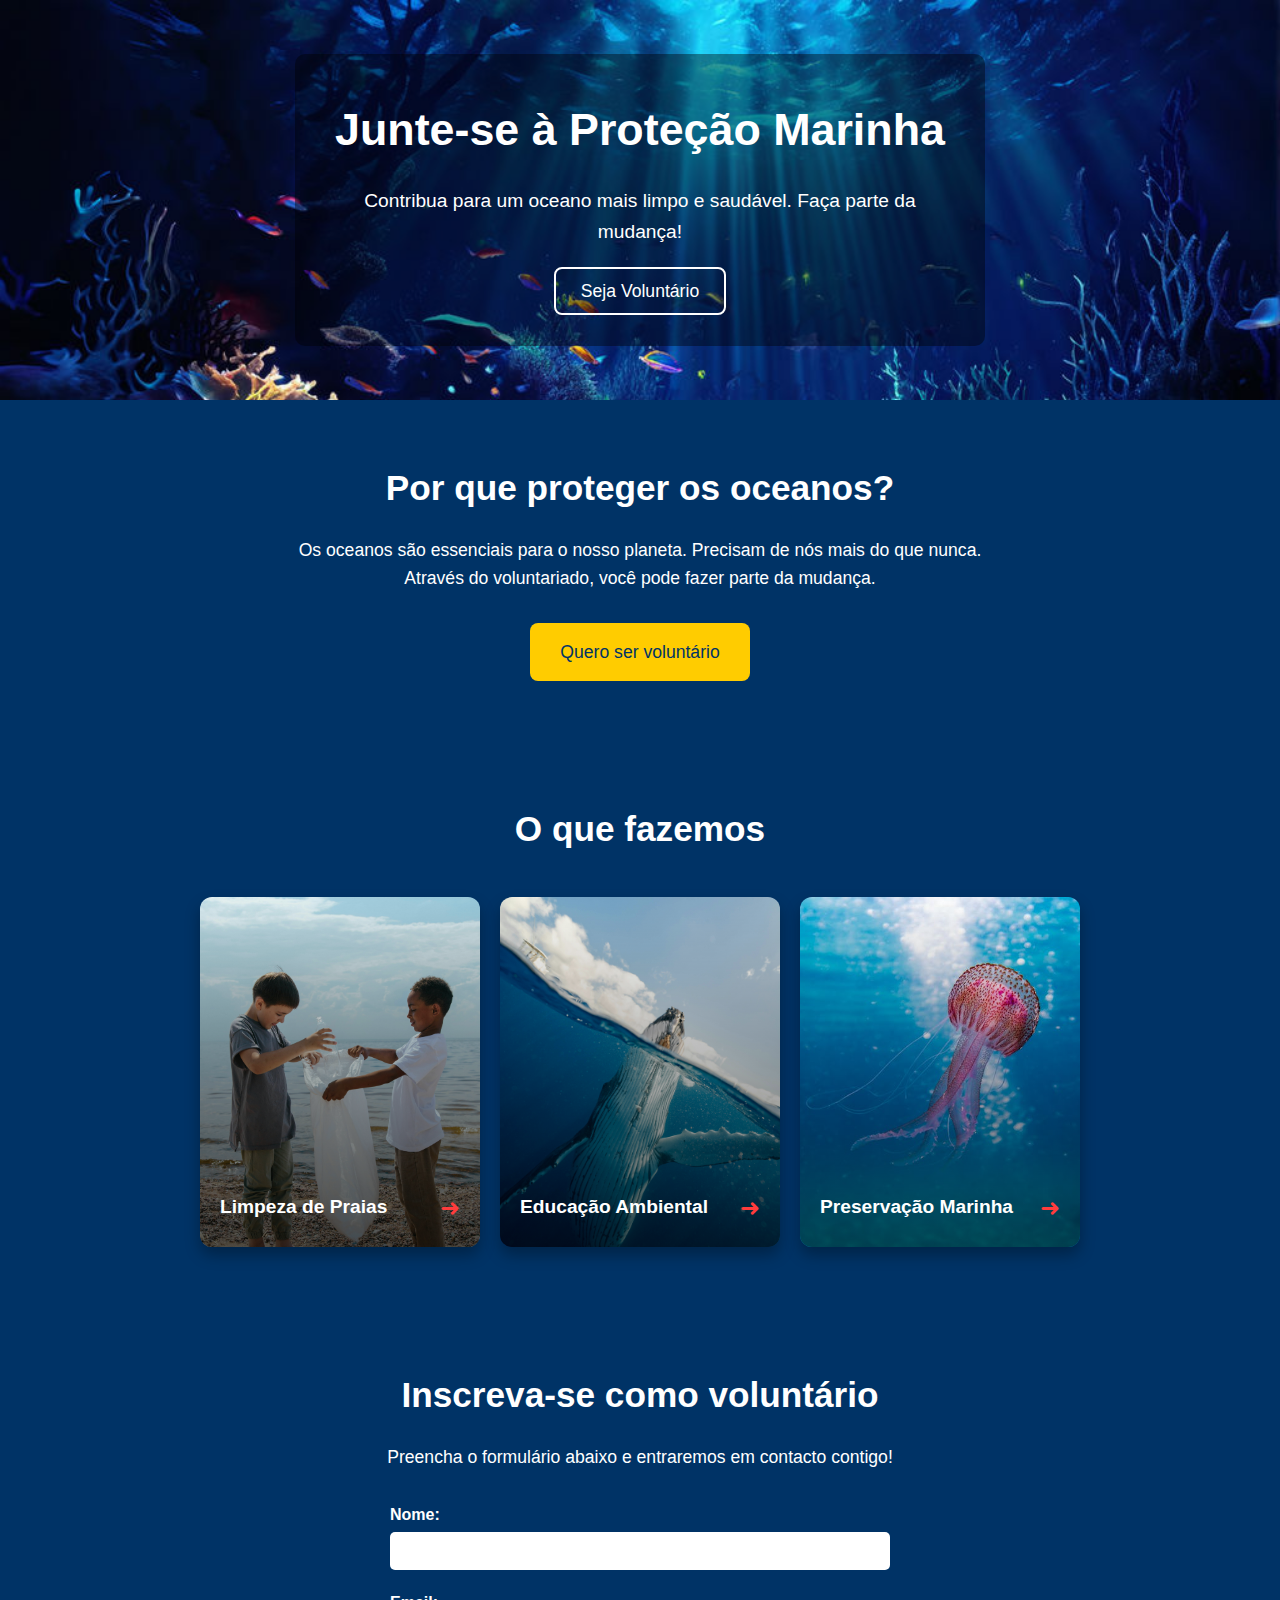
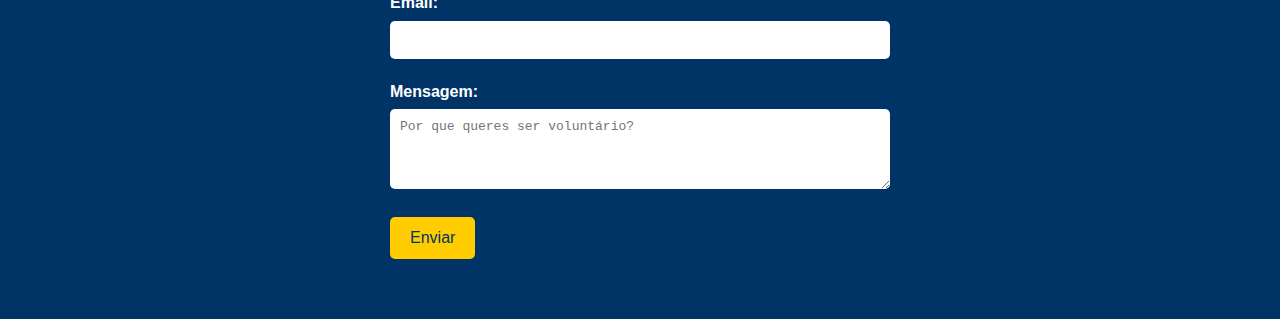
<file: LandingPages/Alexandre Silva/index.html>
<!DOCTYPE html>
<html lang="pt">
<head>
  <meta charset="UTF-8" />
  <meta name="viewport" content="width=device-width, initial-scale=1.0"/>
  <title>Proteção Marítima - Seja Voluntário</title>
  <style>
    * {
      margin: 0;
      padding: 0;
      box-sizing: border-box;
    }

    body {
      font-family: 'Segoe UI', Tahoma, Geneva, Verdana, sans-serif;
      background-color: #003366;
      color: #fff;
      line-height: 1.6;
    }
    .hero {
  
  background-image:url('BG.jpeg') ;
  background-size: cover;
  display: flex;
  height: 400px;
  justify-content: center;
  align-items: center;
    }


    .hero-content {
  text-align: center;
  color: white;
  background-color: rgba(0, 0, 0, 0.4); /* leve fundo para contraste */
  padding: 40px;
  border-radius: 10px;
}

.hero-content h1 {
  font-size: 2.8em;
  margin-bottom: 20px;
}

.hero-content p {
  font-size: 1.2em;
  margin-bottom: 30px;
  max-width: 600px;
  margin-left: auto;
  margin-right: auto;
}

.hero-button {
  border: 2px solid white;
  padding: 12px 25px;
  font-size: 1.1em;
  color: white;
  background-color: transparent;
  text-decoration: none;
  border-radius: 8px;
  transition: background-color 0.3s ease, color 0.3s ease;
}

.hero-button:hover {
  background-color: white;
  color: #003366;
}

   

    section {
      padding: 60px 20px;
      text-align: center;
    }

    section h2 {
      font-size: 2.2em;
      margin-bottom: 20px;
    }

    section p {
      max-width: 700px;
      margin: 0 auto 30px;
      font-size: 1.1em;
    }

    .cta-button {
      background: #ffcc00;
      color: #003366;
      padding: 15px 30px;
      font-size: 1.1em;
      border: none;
      border-radius: 8px;
      cursor: pointer;
      transition: 0.3s ease;
      text-decoration: none;
      display: inline-block;
    }

    .cta-button:hover {
      background: #ffdb4d;
    }

    /* Cards modernos com imagem de fundo */
    .cards-modern {
      display: flex;
      flex-wrap: wrap;
      gap: 20px;
      justify-content: center;
      margin-top: 40px;
    }

    .card-modern {
      position: relative;
      width: 280px;
      height: 350px;
      background-size: cover;
      background-position: center;
      border-radius: 12px;
      overflow: hidden;
      transition: transform 0.3s ease;
      box-shadow: 0 8px 15px rgba(0, 0, 0, 0.3);
      cursor: pointer;
    }

    .card-modern:hover {
      transform: scale(1.03);
    }

    .card-modern::after {
      content: "";
      position: absolute;
      inset: 0;
      background: linear-gradient(to top, rgba(0, 0, 0, 0.6), transparent);
    }

    .card-content {
      position: absolute;
      bottom: 20px;
      left: 20px;
      color: white;
      z-index: 2;
      display: flex;
      align-items: center;
      justify-content: space-between;
      width: calc(100% - 40px);
    }

    .card-content h3 {
      font-size: 1.2em;
      margin: 0;
    }

    .arrow {
      font-size: 1.5em;
      color: #ff3c3c;
      margin-left: auto;
    }

    /* Formulário */
    form {
      max-width: 500px;
      margin: 0 auto;
      text-align: left;
    }

    form label {
      display: block;
      margin-bottom: 5px;
      font-weight: bold;
    }

    form input,
    form textarea {
      width: 100%;
      padding: 10px;
      margin-bottom: 20px;
      border-radius: 5px;
      border: none;
      font-size: 1em;
    }

    form button {
      background-color: #ffcc00;
      color: #003366;
      border: none;
      padding: 12px 20px;
      font-size: 1em;
      border-radius: 5px;
      cursor: pointer;
    }

    form button:hover {
      background-color: #ffdb4d;
    }

    footer {
      background: rgba(0, 0, 0, 0.3);
      padding: 20px;
      text-align: center;
      font-size: 0.9em;
    }

    @media (max-width: 768px) {
      .cards-modern {
        flex-direction: column;
        align-items: center;
      }

      header h1 {
        font-size: 2.2em;
      }

      section h2 {
        font-size: 1.7em;
      }
    }
  </style>
</head>
<body>

 
   <section class="hero" id="home">
    <div class="hero-content">
  <h1>Junte-se à Proteção Marinha</h1>
  <p>Contribua para um oceano mais limpo e saudável. Faça parte da mudança!</p>
  <a href="#formulario" class="hero-button">Seja Voluntário</a>
</div>

   
  </section>

  <section>
    <h2>Por que proteger os oceanos?</h2>
    <p>Os oceanos são essenciais para o nosso planeta. Precisam de nós mais do que nunca. Através do voluntariado, você pode fazer parte da mudança.</p>
    <a href="#formulario" class="cta-button">Quero ser voluntário</a>
  </section>

  <section>
    <h2>O que fazemos</h2>
    <div class="cards-modern">
      <div class="card-modern" style="background-image: url('pexels-ron-lach-9034680.jpg');">
        <div class="card-content">
          <h3>Limpeza de Praias</h3>
          <span class="arrow">➜</span>
        </div>
      </div>
      <div class="card-modern" style="background-image: url('pexels-eliannedipp-4666751.jpg');">
        <div class="card-content">
          <h3>Educação Ambiental</h3>
          <span class="arrow">➜</span>
        </div>
      </div>
      <div class="card-modern" style="background-image: url('pexels-photo-1076758.jpeg');">
        <div class="card-content">
          <h3>Preservação Marinha</h3>
          <span class="arrow">➜</span>
        </div>
      </div>
    </div>
  </section>

  <section id="formulario">
    <h2>Inscreva-se como voluntário</h2>
    <p>Preencha o formulário abaixo e entraremos em contacto contigo!</p>
    <form action="" method="POST">
      <label for="nome">Nome:</label>
      <input type="text" id="nome" name="nome" required>

      <label for="email">Email:</label>
      <input type="email" id="email" name="email" required>

      <label for="mensagem">Mensagem:</label>
      <textarea id="mensagem" name="mensagem" rows="4" placeholder="Por que queres ser voluntário?"></textarea>

      <button type="submit">Enviar</button>
    </form>
  </section>

  

</body>
</html>
</file>
